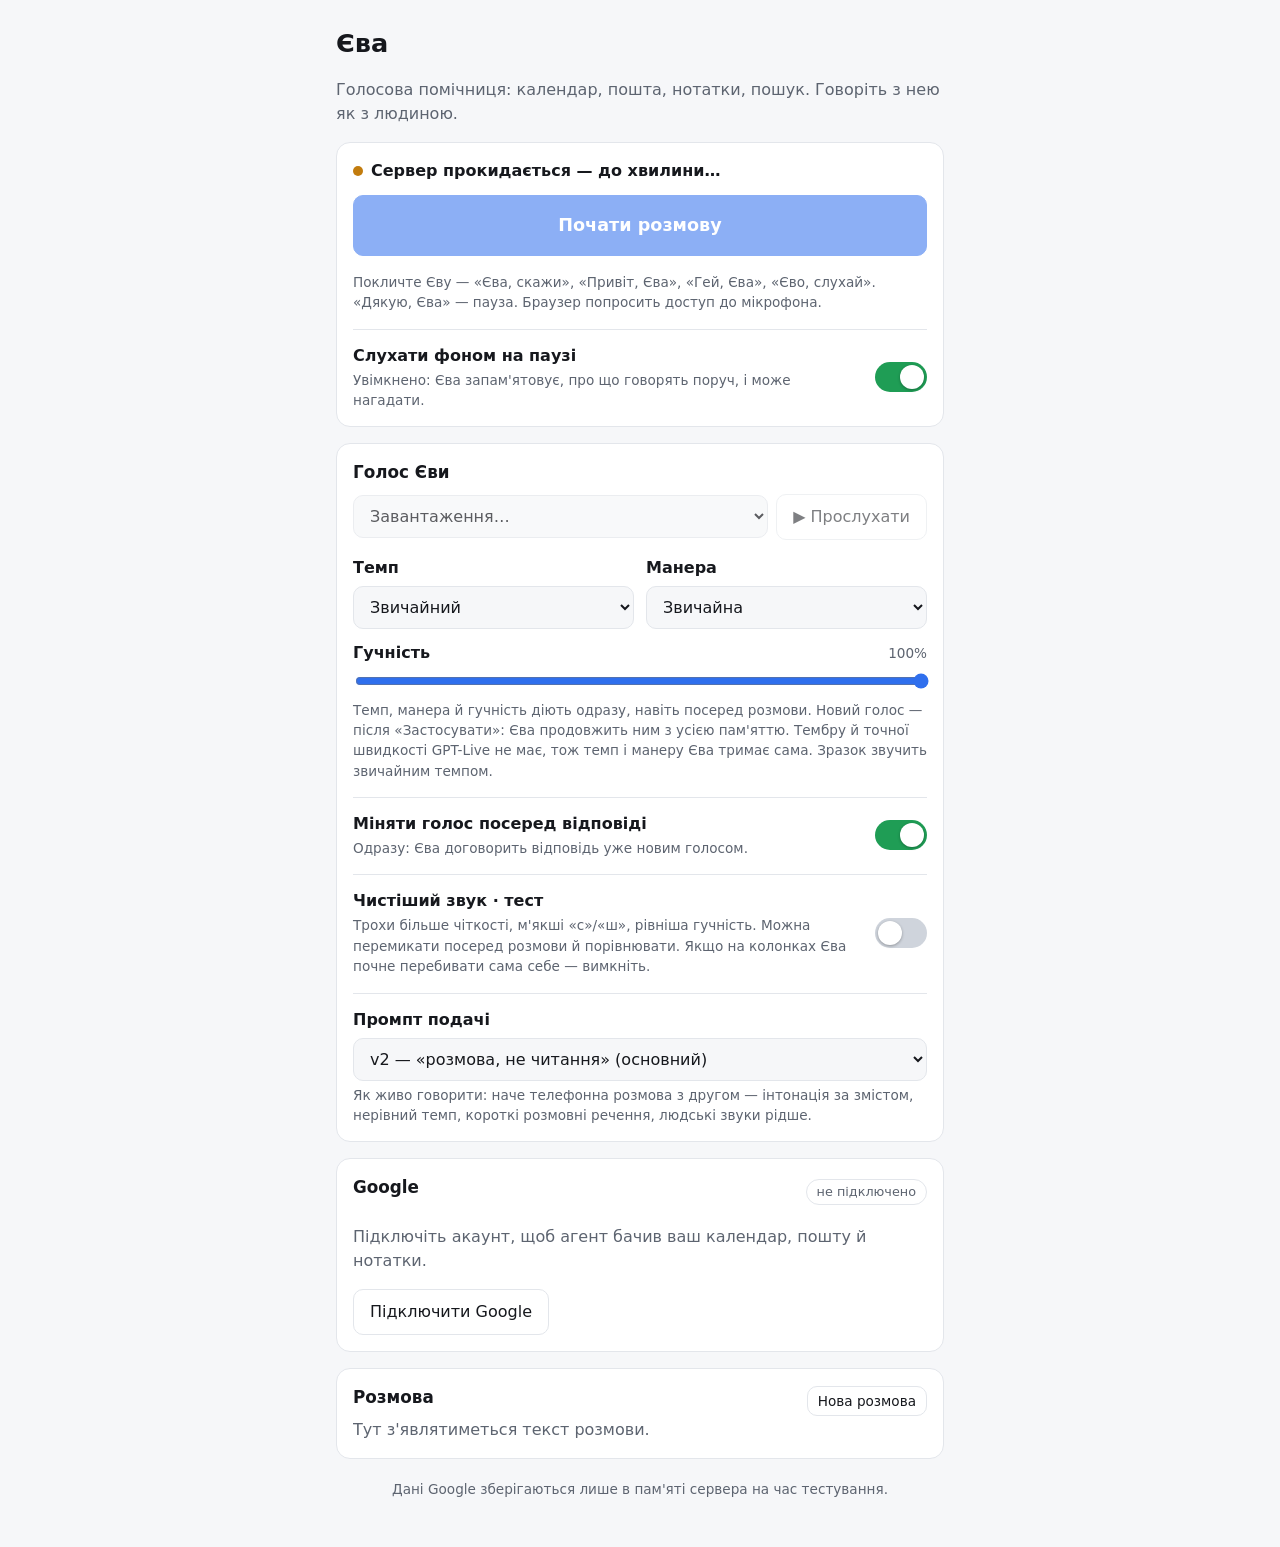
<file: web/index.html>
<!doctype html>
<html lang="uk">
<head>
  <meta charset="utf-8">
  <meta name="viewport" content="width=device-width, initial-scale=1">
  <title>Єва — голосовий агент</title>
  <meta name="description" content="Тестова веб-версія голосового агента: календар, пошта, нотатки, пошук.">
  <link rel="stylesheet" href="style.css">
  <script src="config.js"></script>
  <script src="app.js" defer></script>
</head>
<body>
  <main class="wrap">
    <header>
      <h1>Єва</h1>
      <p class="sub">Голосова помічниця: календар, пошта, нотатки, пошук. Говоріть з нею як з людиною.</p>
    </header>

    <section id="gate" class="card" hidden>
      <label for="code">Код доступу</label>
      <div class="row">
        <input id="code" type="password" autocomplete="off" placeholder="Отримайте в команди">
        <button id="saveCode" class="btn">Зберегти</button>
      </div>
    </section>

    <section class="card call">
      <div class="status-line">
        <span id="dot" class="dot" aria-hidden="true"></span>
        <span id="status">Не підключено</span>
      </div>
      <button id="talk" class="btn primary big">Почати розмову</button>
      <div class="row">
        <button id="resume" class="btn primary" hidden>Продовжити</button>
        <button id="pause" class="btn ghost" hidden>Пауза</button>
      </div>
      <p id="wakeHint" class="hint">Покличте Єву — «Єва, скажи», «Привіт, Єва», «Гей, Єва». «Дякую, Єва» — пауза.</p>
      <label class="setting" for="bgListen">
        <span class="setting-text">
          <span class="setting-title">Слухати фоном на паузі</span>
          <span id="bgListenInfo" class="hint">Єва запам'ятовує, про що говорять поруч, і може нагадати.</span>
        </span>
        <input id="bgListen" type="checkbox" class="switch" role="switch" checked>
      </label>
    </section>

    <section class="card">
      <h2><label for="voice">Голос Єви</label></h2>
      <div class="row voice-pick">
        <select id="voice" disabled>
          <option>Завантаження…</option>
        </select>
        <button id="voicePreview" class="btn" disabled>▶ Прослухати</button>
      </div>
      <p id="voiceInfo" class="hint"></p>
      <button id="voiceApply" class="btn primary wide" hidden>Застосувати</button>
      <div class="settings">
        <div>
          <label for="speed">Темп</label>
          <select id="speed">
            <option value="slow">Повільніше</option>
            <option value="normal">Звичайний</option>
            <option value="fast">Швидше</option>
          </select>
        </div>
        <div>
          <label for="style">Манера</label>
          <select id="style">
            <option value="calm">Спокійна</option>
            <option value="normal">Звичайна</option>
            <option value="expressive">Емоційна</option>
          </select>
        </div>
      </div>
      <div class="label-row">
        <label for="volume">Гучність</label>
        <span id="volumeValue" class="muted small"></span>
      </div>
      <input id="volume" type="range" min="0" max="100" step="5">
      <p class="hint">Темп, манера й гучність діють одразу, навіть посеред розмови. Новий голос — після
        «Застосувати»: Єва продовжить ним з усією пам'яттю. Тембру й точної швидкості GPT-Live не має,
        тож темп і манеру Єва тримає сама. Зразок звучить звичайним темпом.</p>
      <label class="setting" for="voiceNow">
        <span class="setting-text">
          <span class="setting-title">Міняти голос посеред відповіді</span>
          <span id="voiceNowInfo" class="hint">Єва договорить відповідь уже новим голосом.</span>
        </span>
        <input id="voiceNow" type="checkbox" class="switch" role="switch" checked>
      </label>
      <label class="setting" for="cleanVoice">
        <span class="setting-text">
          <span class="setting-title">Чистіший звук · тест</span>
          <span class="hint">Трохи більше чіткості, м'якші «с»/«ш», рівніша гучність. Можна перемикати посеред
            розмови й порівнювати. Якщо на колонках Єва почне перебивати сама себе — вимкніть.</span>
        </span>
        <input id="cleanVoice" type="checkbox" class="switch" role="switch">
      </label>
      <div class="prompt-pick">
        <label for="promptVariant">Промпт подачі</label>
        <select id="promptVariant">
          <option value="v2">v2 — «розмова, не читання» (основний)</option>
          <option value="v3">v3 — v2 + поводиться як людина (тест)</option>
          <option value="v1">v1 — попередній</option>
        </select>
        <p id="promptInfo" class="hint"></p>
      </div>
    </section>

    <section class="card">
      <div class="google-head">
        <h2>Google</h2>
        <span id="googleState" class="pill">не підключено</span>
      </div>
      <p id="googleInfo" class="muted">Підключіть акаунт, щоб агент бачив ваш календар, пошту й нотатки.</p>
      <div class="row">
        <button id="googleConnect" class="btn">Підключити Google</button>
        <button id="googleDisconnect" class="btn ghost" hidden>Відключити</button>
      </div>
    </section>

    <section class="card">
      <div class="google-head">
        <h2>Розмова</h2>
        <button id="newChat" class="btn ghost small-btn">Нова розмова</button>
      </div>
      <div id="log" class="log" aria-live="polite">
        <p class="muted empty">Тут з'являтиметься текст розмови.</p>
      </div>
    </section>

    <footer class="muted small">Дані Google зберігаються лише в пам'яті сервера на час тестування.</footer>
  </main>
  <audio id="remote" autoplay></audio>
</body>
</html>
</file>
<file: web/style.css>
:root {
  --bg: #f6f7f9;
  --card: #ffffff;
  --text: #16181d;
  --muted: #5d6470;
  --line: #e3e6eb;
  --accent: #2f6fed;
  --accent-text: #ffffff;
  --ok: #1f9d55;
  --warn: #c27c0e;
  --err: #d14343;
  --user: #eef3ff;
  --bot: #f1f2f4;
  --switch-off: #cfd4dc;
}
@media (prefers-color-scheme: dark) {
  :root {
    --bg: #0f1115;
    --card: #171a21;
    --text: #e8eaed;
    --muted: #9aa1ad;
    --line: #2a2f39;
    --accent: #5b8ef5;
    --user: #1c2742;
    --bot: #1f232b;
    --switch-off: #3a404c;
  }
}
* { box-sizing: border-box; }
body {
  margin: 0;
  background: var(--bg);
  color: var(--text);
  font: 16px/1.5 system-ui, -apple-system, "Segoe UI", Roboto, sans-serif;
}
.wrap { max-width: 640px; margin: 0 auto; padding: 24px 16px 48px; }
h1 { font-size: 1.6rem; margin: 0 0 4px; }
h2 { font-size: 1.05rem; margin: 0 0 8px; }
.sub, .muted { color: var(--muted); }
.small { font-size: 0.85rem; }
.card {
  background: var(--card);
  border: 1px solid var(--line);
  border-radius: 14px;
  padding: 16px;
  margin-top: 16px;
}
.row { display: flex; gap: 8px; flex-wrap: wrap; align-items: center; }
input, select {
  flex: 1 1 200px;
  min-width: 0;
  padding: 10px 12px;
  border-radius: 10px;
  border: 1px solid var(--line);
  background: var(--bg);
  color: var(--text);
  font: inherit;
}
select { width: 100%; cursor: pointer; }
label { display: block; font-weight: 600; margin-bottom: 6px; }
.btn {
  padding: 10px 16px;
  border-radius: 10px;
  border: 1px solid var(--line);
  background: var(--card);
  color: var(--text);
  font: inherit;
  cursor: pointer;
}
.btn:disabled { opacity: 0.55; cursor: default; }
.btn.primary { background: var(--accent); border-color: var(--accent); color: var(--accent-text); }
.btn.ghost { background: transparent; }
.btn.big { width: 100%; padding: 16px; font-size: 1.1rem; font-weight: 600; margin: 12px 0 4px; }
.btn.danger { background: var(--err); border-color: var(--err); color: #fff; }
.hint { margin: 4px 0 0; font-size: 0.85rem; color: var(--muted); }
.status-line { display: flex; align-items: center; gap: 8px; font-weight: 600; }
.dot { width: 10px; height: 10px; border-radius: 50%; background: var(--muted); }
.dot.live { background: var(--ok); animation: pulse 1.4s infinite; }
.dot.busy { background: var(--warn); }
.dot.err { background: var(--err); }
.dot.wait { background: var(--accent); }
.dot.think { background: var(--warn); animation: pulse 0.8s infinite; }
.dot.speak { background: var(--accent); animation: pulse 0.6s infinite; }
.call .row { margin-top: 8px; }
.call .row .btn { flex: 1 1 140px; }
.settings { display: grid; grid-template-columns: repeat(auto-fit, minmax(160px, 1fr)); gap: 12px; margin: 16px 0 12px; }
.settings select { width: 100%; }
input[type="range"] { width: 100%; padding: 0; border: 0; background: none; accent-color: var(--accent); }
.small-btn { padding: 4px 10px; font-size: 0.85rem; }
.card > .row + .settings, .card > .hint + .row { margin-top: 8px; }
@keyframes pulse { 50% { opacity: 0.35; } }

/* A setting row: what it does on the left, an on/off switch on the right. */
.setting {
  display: flex; align-items: center; justify-content: space-between; gap: 16px;
  margin: 16px 0 0; padding-top: 14px; border-top: 1px solid var(--line);
  font-weight: normal; cursor: pointer;
}
.setting-text { display: flex; flex-direction: column; min-width: 0; }
.setting-title { font-weight: 600; }
.setting .hint { margin: 2px 0 0; }
.switch {
  appearance: none; -webkit-appearance: none;
  flex: 0 0 auto; width: 52px; height: 30px; min-width: 52px;
  margin: 0; padding: 0; border: 0; border-radius: 999px;
  background: var(--switch-off); position: relative; cursor: pointer;
  transition: background 0.2s ease;
}
.switch::before {
  content: ""; position: absolute; top: 3px; left: 3px;
  width: 24px; height: 24px; border-radius: 50%;
  background: #fff; box-shadow: 0 1px 3px rgba(0, 0, 0, 0.3);
  transition: transform 0.2s ease;
}
.switch:checked { background: var(--ok); }
.switch:checked::before { transform: translateX(22px); }
.switch:focus-visible { outline: 2px solid var(--accent); outline-offset: 3px; }

h2 label { display: inline; margin: 0; font-weight: inherit; }
.voice-pick { flex-wrap: nowrap; }
.voice-pick select { flex: 1 1 0; width: auto; }
.voice-pick .btn { flex: 0 0 auto; white-space: nowrap; }
.btn.wide { width: 100%; margin-top: 8px; }
.label-row { display: flex; justify-content: space-between; align-items: baseline; margin-top: 4px; }
.label-row label { margin-bottom: 6px; }
.google-head { display: flex; justify-content: space-between; align-items: center; }
.pill { font-size: 0.8rem; padding: 2px 10px; border-radius: 999px; border: 1px solid var(--line); color: var(--muted); }
.pill.ok { color: var(--ok); border-color: var(--ok); }
.pill.partial { color: var(--warn); border-color: var(--warn); }
.log { max-height: 50vh; overflow-y: auto; display: flex; flex-direction: column; gap: 8px; }
.msg { padding: 8px 12px; border-radius: 12px; max-width: 90%; white-space: pre-wrap; word-wrap: break-word; }
.msg.user { background: var(--user); align-self: flex-end; }
.msg.assistant { background: var(--bot); align-self: flex-start; }
.msg.system { color: var(--muted); font-size: 0.85rem; align-self: center; background: none; }
.empty { margin: 0; }
footer { margin-top: 20px; text-align: center; }

/* Delivery prompt picker */
.prompt-pick { margin-top: 16px; padding-top: 14px; border-top: 1px solid var(--line); }
.prompt-pick select { width: 100%; }
</file>
